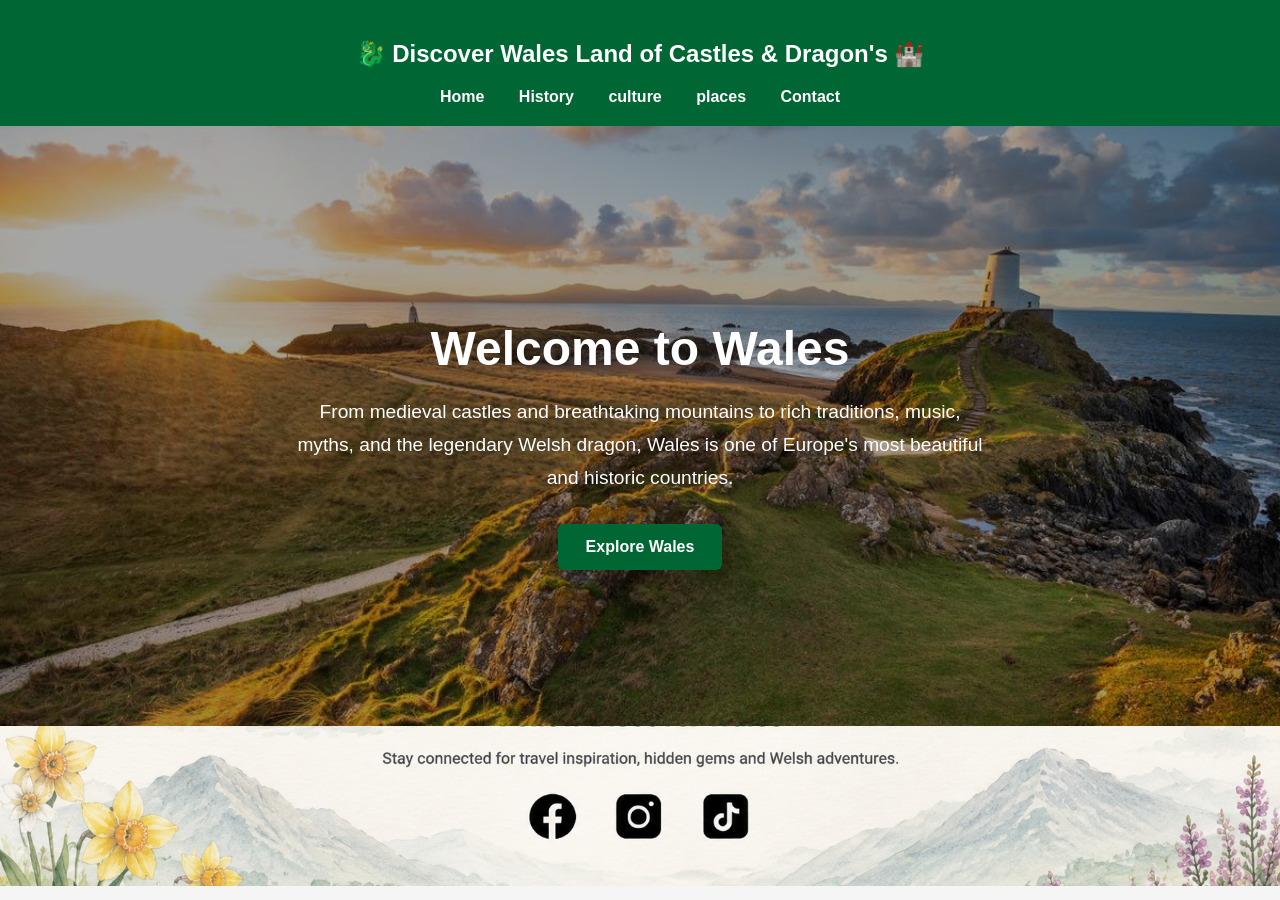
<file: index.html>
<!DOCTYPE html>
<html lang="en">

<head>
<meta charset="UTF-8">
<meta name="viewport" content="width=device-width, initial-scale=1.0">
<title>Discover Wales | Land of Castles & Dragons</title>

<link rel="stylesheet" href="css/style.css">
</head>

<body>
  <header>
    <nav>
      <h1>🐉 Discover Wales 
        Land of Castles & Dragon's 🏰</h1>
<ul>

  <li><a href="index.html">Home</a></li>
  <li><a href="about.html">History</a></li>
  <li><a href="Culture.html">culture</a></li>
  <li><a href="Places.html">places</a></li>
  <li><a href="contact.html">Contact</a></li>
</ul>
</nav>
</header>

<section class="hero">
  <h2> Welcome to Wales</h2>

  

  <p>
    From medieval castles and breathtaking mountains to rich traditions,
    music, myths, and the legendary Welsh dragon, Wales is one of Europe's
      most beautiful and historic countries.
    </p>

    <a href="places.html" class="button">Explore Wales</a>
    </section>
    <section class="social-section">
       
    
   



<footer>
   
</footer>
</file>
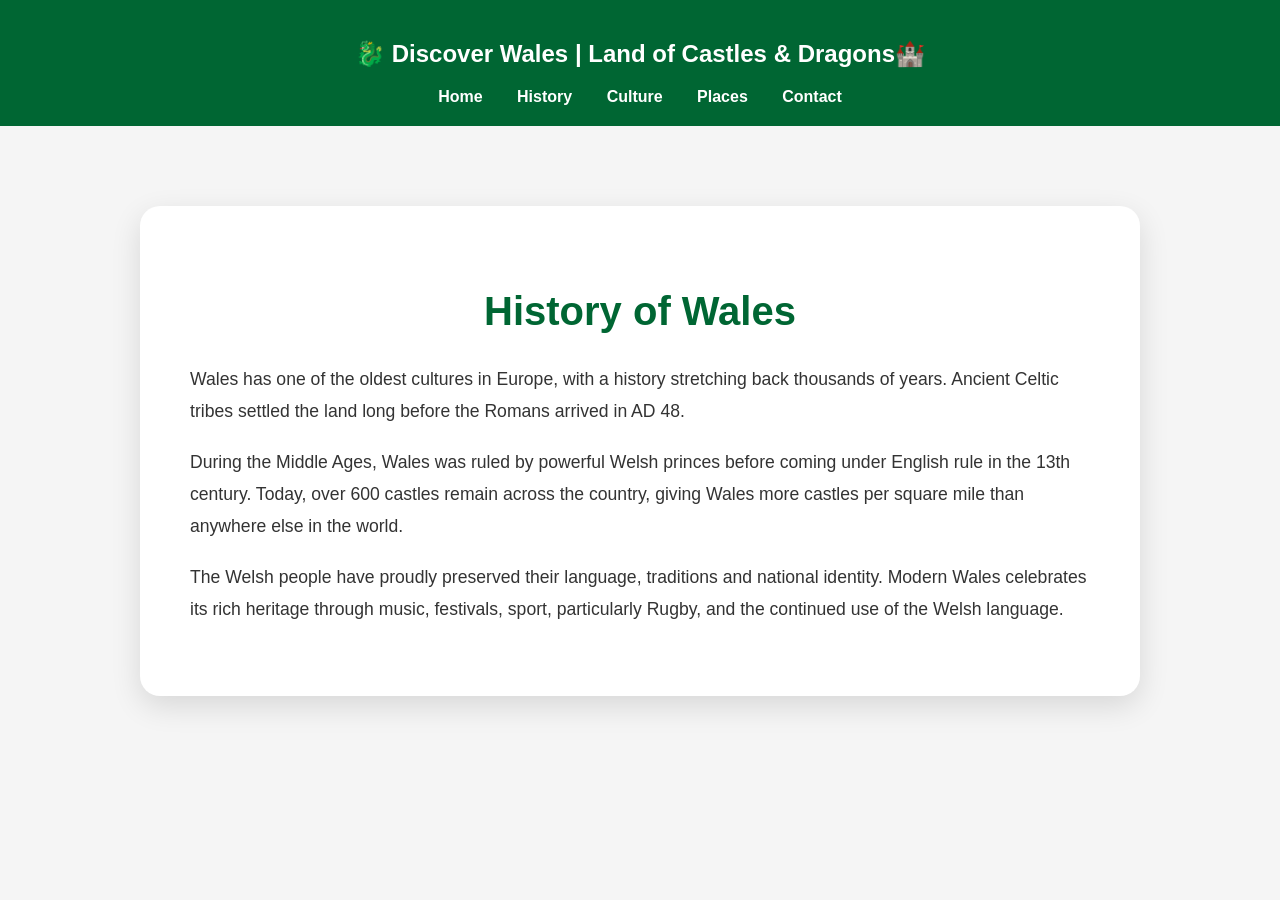
<file: about copy.html>
<!DOCTYPE html>
<html lang="en">

<head>
    <meta charset="UTF-8">
    <meta name="viewport" content="width=device-width, initial-scale=1.0">
    <title>History of Wales</title>

    <link rel="stylesheet" href="css/style.css">
</head>

<body>

<header>
    <nav>
        <h1>🐉 Discover Wales | Land of Castles & Dragons🏰</h1>

        <ul>
            <li><a href="index.html">Home</a></li>
            <li><a href="about.html">History</a></li>
            <li><a href="culture.html">Culture</a></li>
            <li><a href="places.html">Places</a></li>
            <li><a href="contact.html">Contact</a></li>
        </ul>
    </nav>
</header>

<section class="page-section">

    <h2>History of Wales</h2>

    <p>
        Wales has one of the oldest cultures in Europe, with a history stretching
        back thousands of years. Ancient Celtic tribes settled the land long before
        the Romans arrived in AD 48.
    </p>

    <p>
        During the Middle Ages, Wales was ruled by powerful Welsh princes before
        coming under English rule in the 13th century. Today, over 600 castles
        remain across the country, giving Wales more castles per square mile than
        anywhere else in the world.
    </p>

    <p>
        The Welsh people have proudly preserved their language, traditions and
        national identity. Modern Wales celebrates its rich heritage through music,
        festivals, sport, particularly Rugby, and the continued use of the Welsh language.
    </p>

</section>

</body>

</html>
</file>
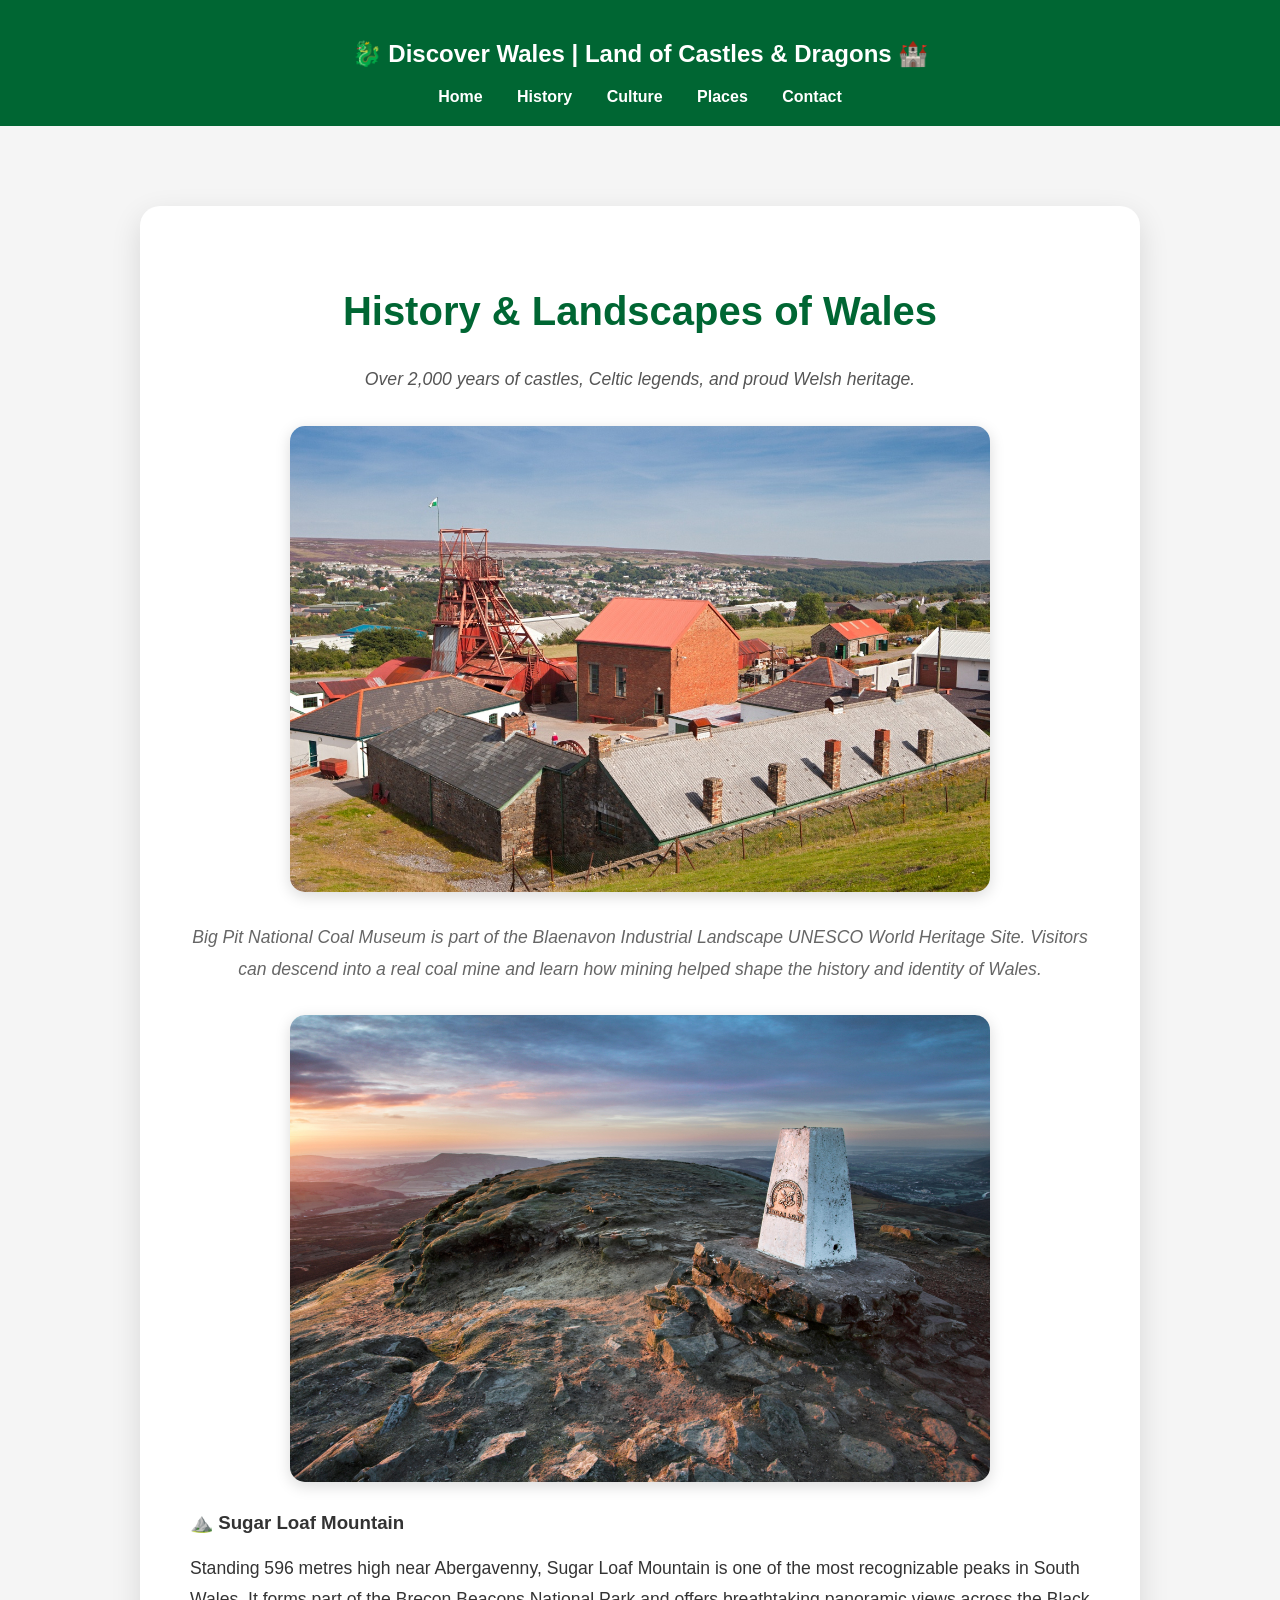
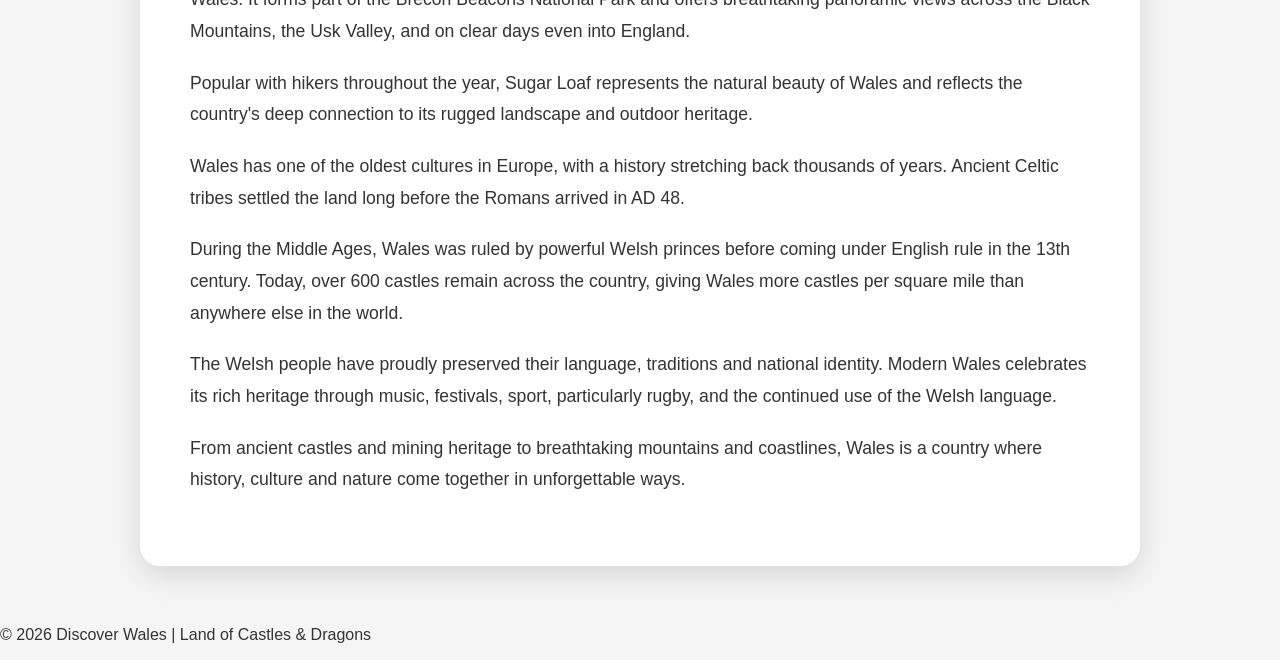
<file: about.html>
<!DOCTYPE html>
<html lang="en">
<head>
  <meta charset="UTF-8">
  <meta name="viewport" content="width=device-width, initial-scale=1.0">
  <title>History of Wales</title>
  <link rel="stylesheet" href="css/style.css">
</head>

<body>
<header>
  <nav>
    <h1>🐉 Discover Wales | Land of Castles & Dragons 🏰</h1>
    <ul>
      <li><a href="index.html">Home</a></li>
      <li><a href="about.html">History</a></li>
      <li><a href="culture.html">Culture</a></li>
      <li><a href="places.html">Places</a></li>
      <li><a href="contact.html">Contact</a></li>
    </ul>
  </nav>
</header>

<section class="page-section">
  <h2>History & Landscapes of Wales</h2>
  <p class="subtitle">Over 2,000 years of castles, Celtic legends, and proud Welsh heritage.</p>

  <div class="history-card">
    <img src="assets/images/bigpit.jpg" alt="Big Pit National Coal Museum">
    <p class="caption">
      Big Pit National Coal Museum is part of the Blaenavon Industrial Landscape UNESCO World Heritage Site. Visitors can descend into a real coal mine and learn how mining helped shape the history and identity of Wales.
    </p>
  </div>

  <div class="history-card">
    <img src="assets/images/sugarloaf.jpg" alt="Sugar Loaf Mountain">

    <div class="history-text">
      <h3>⛰️ Sugar Loaf Mountain</h3>
      <p>
        Standing 596 metres high near Abergavenny, Sugar Loaf Mountain is one of the most recognizable peaks in South Wales. It forms part of the Brecon Beacons National Park and offers breathtaking panoramic views across the Black Mountains, the Usk Valley, and on clear days even into England.
      </p>
      <p>
        Popular with hikers throughout the year, Sugar Loaf represents the natural beauty of Wales and reflects the country's deep connection to its rugged landscape and outdoor heritage.
      </p>
    </div>
  </div>

  <p>
    Wales has one of the oldest cultures in Europe, with a history stretching back thousands of years. Ancient Celtic tribes settled the land long before the Romans arrived in AD 48.
  </p>

  <p>
    During the Middle Ages, Wales was ruled by powerful Welsh princes before coming under English rule in the 13th century. Today, over 600 castles remain across the country, giving Wales more castles per square mile than anywhere else in the world.
  </p>

  <p>
    The Welsh people have proudly preserved their language, traditions and national identity. Modern Wales celebrates its rich heritage through music, festivals, sport, particularly rugby, and the continued use of the Welsh language.
  </p>

  <p>
    From ancient castles and mining heritage to breathtaking mountains and coastlines, Wales is a country where history, culture and nature come together in unforgettable ways.
  </p>
</section>

<footer>
  <p>© 2026 Discover Wales | Land of Castles & Dragons</p>
</footer>

</body>
</html>
</file>
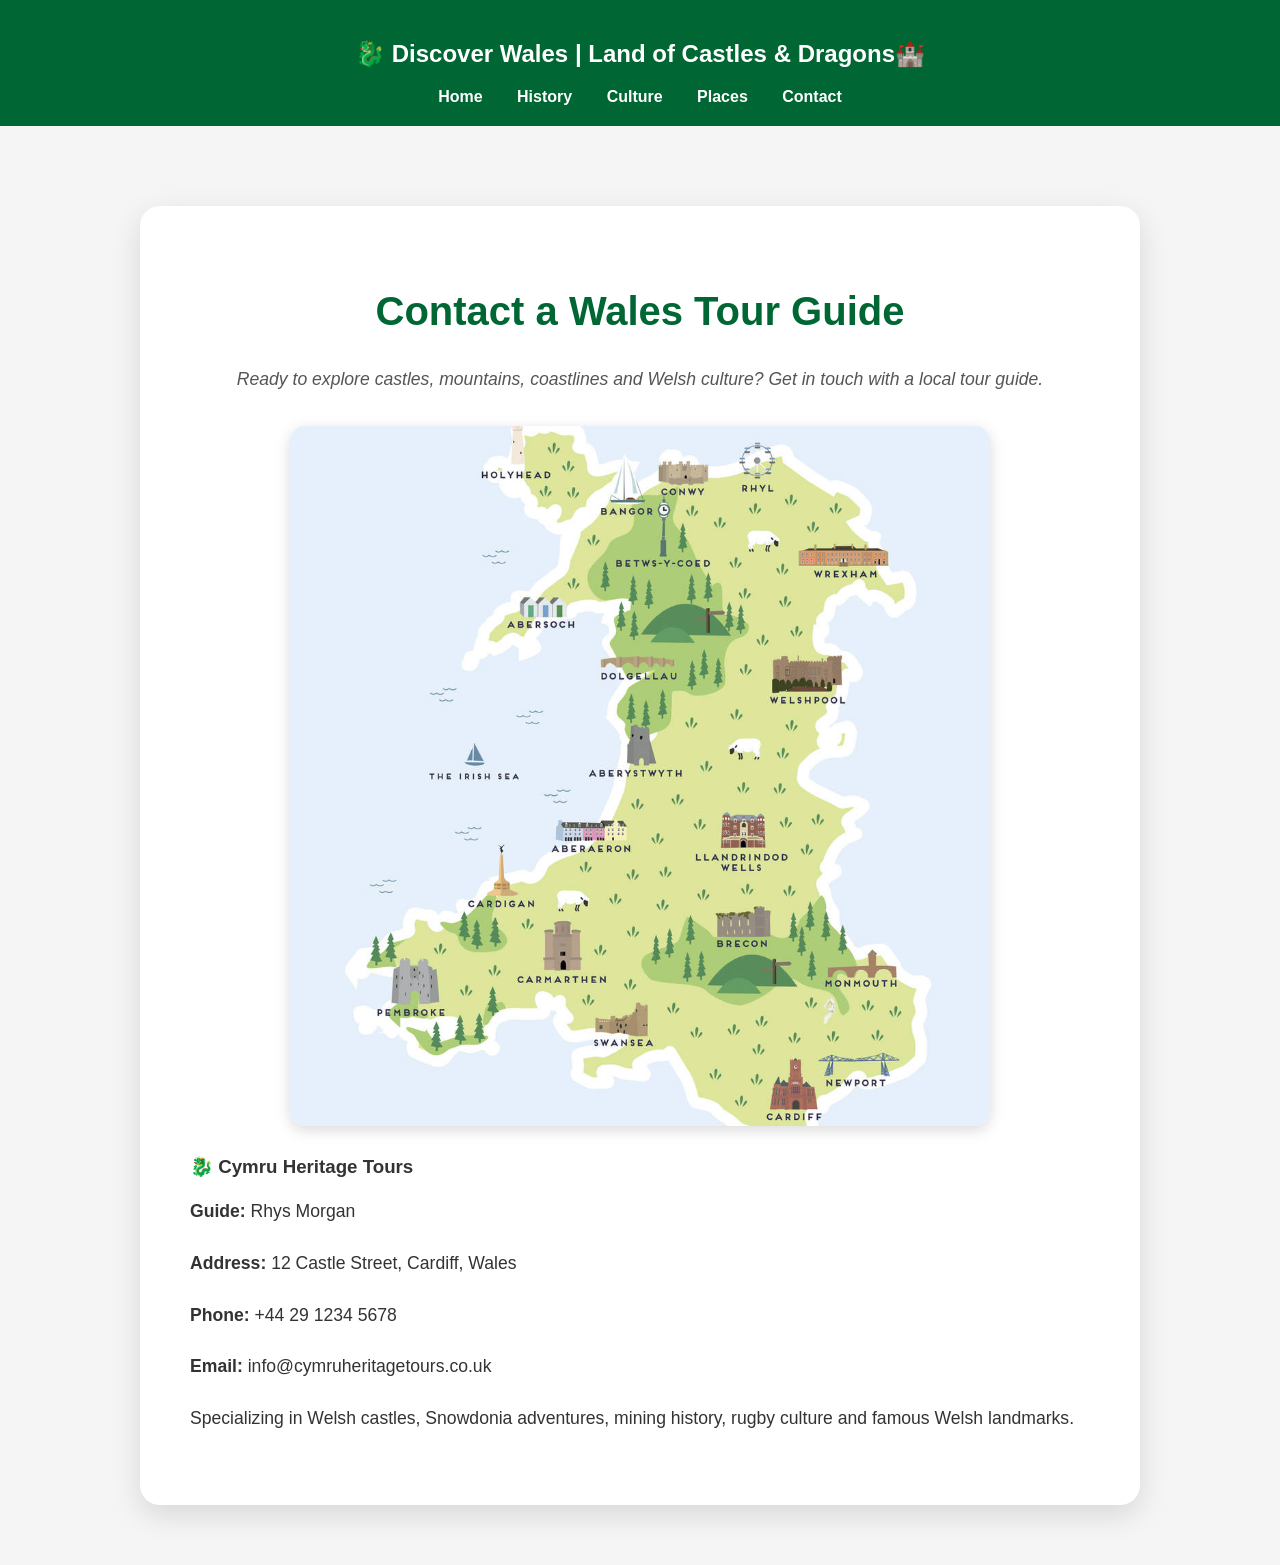
<file: contact.html>
<!DOCTYPE html>
<html lang="en">

<head>
    <meta charset="UTF-8">
    <meta name="viewport" content="width=device-width, initial-scale=1.0">
    <title>Contact Wales Tour Guide</title>
    <link rel="stylesheet" href="css/style.css">
</head>

<body>

<header>
    <nav>
        <h1>🐉 Discover Wales | Land of Castles & Dragons🏰</h1>

        <ul>
            <li><a href="index.html">Home</a></li>
            <li><a href="about.html">History</a></li>
            <li><a href="culture.html">Culture</a></li>
            <li><a href="places.html">Places</a></li>
            <li><a href="contact.html">Contact</a></li>
        </ul>
    </nav>
</header>

<section class="page-section">

    <h2>Contact a Wales Tour Guide</h2>

    <p class="subtitle">
        Ready to explore castles, mountains, coastlines and Welsh culture? Get in touch with a local tour guide.
    </p>

    <div class="contact-card">
        <img src="assets/images/mapofwales.jpg" alt="Map of Wales" class="contact-map">

        <div class="contact-info">
            <h3>🐉 Cymru Heritage Tours</h3>
            <p><strong>Guide:</strong> Rhys Morgan</p>
            <p><strong>Address:</strong> 12 Castle Street, Cardiff, Wales</p>
            <p><strong>Phone:</strong> +44 29 1234 5678</p>
            <p><strong>Email:</strong> info@cymruheritagetours.co.uk</p>

            <p>
                Specializing in Welsh castles, Snowdonia adventures, mining history,
                rugby culture and famous Welsh landmarks.
            </p>
        </div>
    </div>

</section>

</body>
</html>
</file>
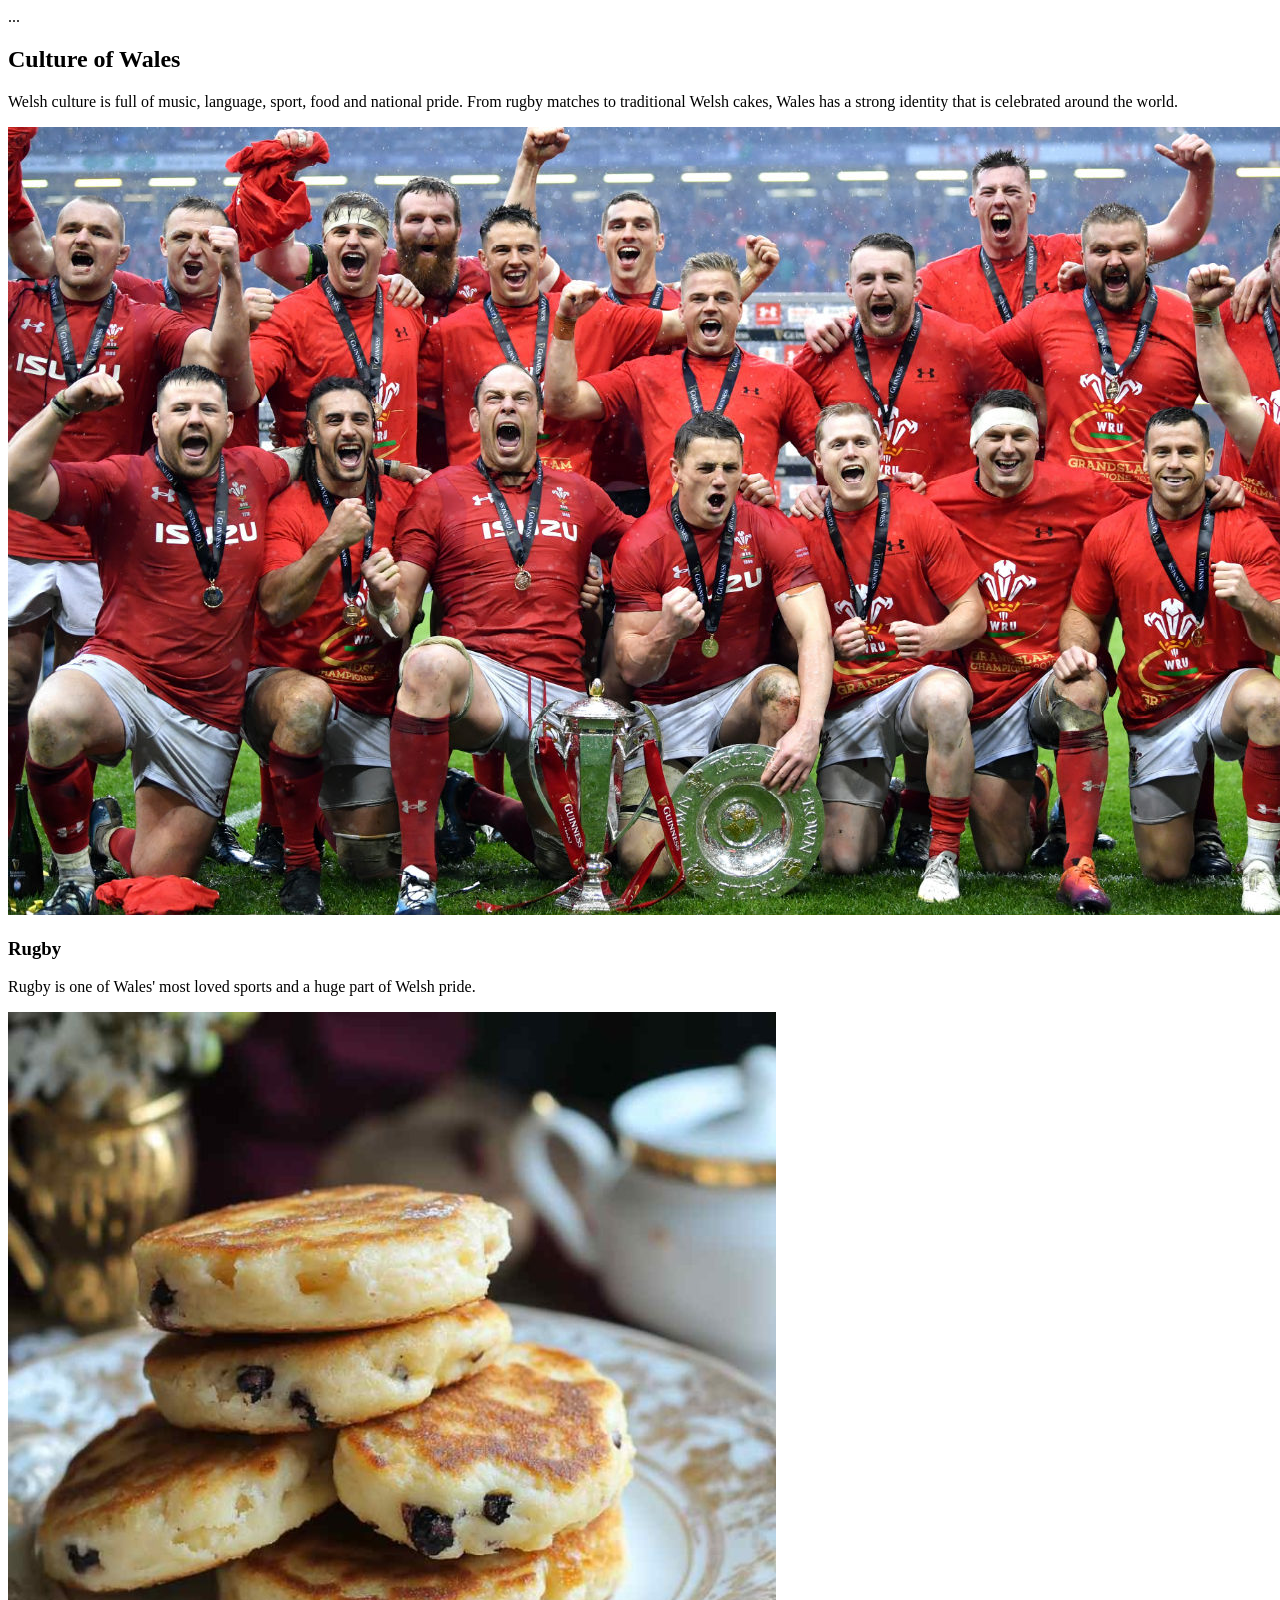
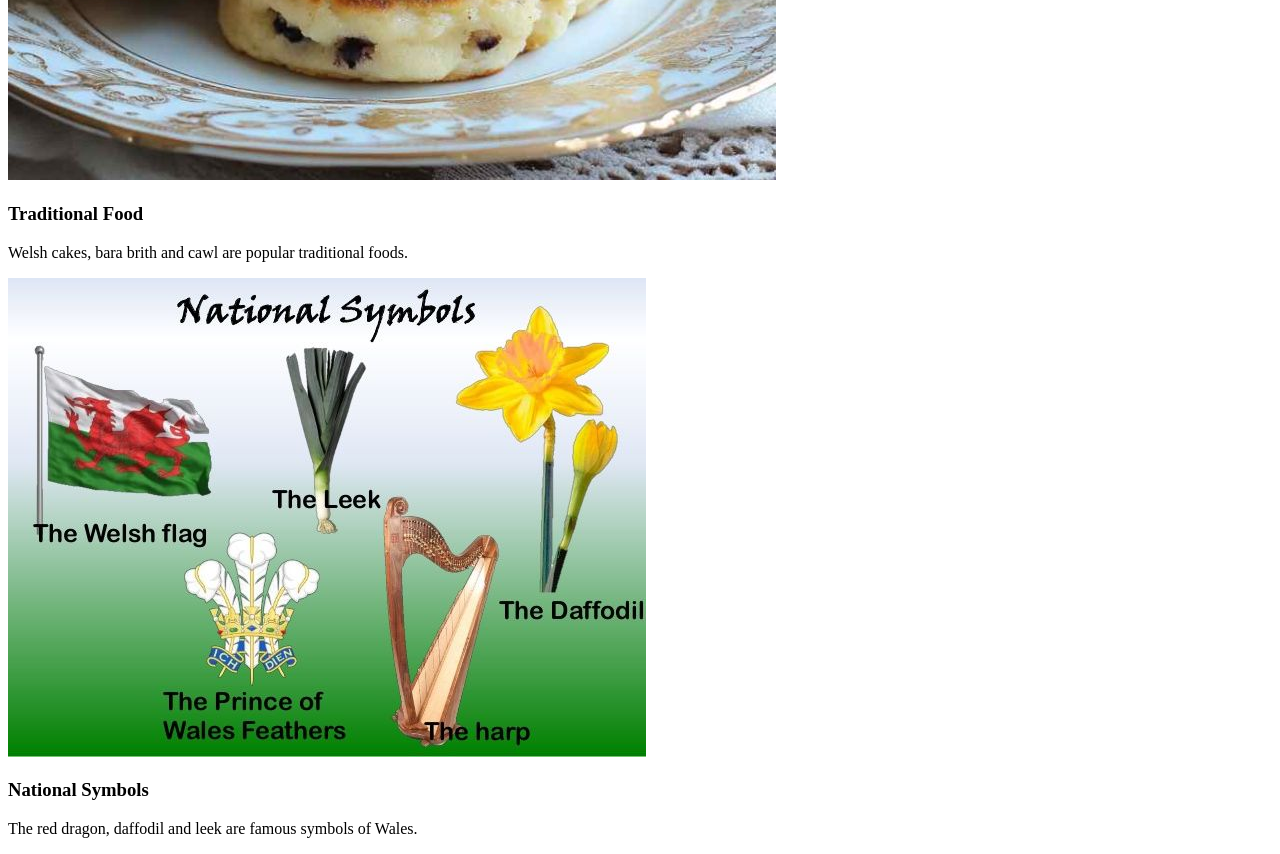
<file: culture copy.html>
<!DOCTYPE html>
<html lang="en">
<head>
...
<section class="page-section">
    <h2>Culture of Wales</h2>

    <p>
        Welsh culture is full of music, language, sport, food and national pride.
        From rugby matches to traditional Welsh cakes, Wales has a strong identity
        that is celebrated around the world.
    </p>

    <div class="card-container">
        <div class="card">
            <img src="assets/images/welshrugby.jpg" alt="Welsh rugby">
            <h3>Rugby</h3>
            <p>Rugby is one of Wales' most loved sports and a huge part of Welsh pride.</p>
        </div>

        <div class="card">
            <img src="assets/images/welshcakes.jpg" alt="Welsh cakes">
            <h3>Traditional Food</h3>
            <p>Welsh cakes, bara brith and cawl are popular traditional foods.</p>
        </div>

        <div class="card">
            <img src="assets/images/nationalsymbols.jpg" alt="Welsh national symbols">
            <h3>National Symbols</h3>
            <p>The red dragon, daffodil and leek are famous symbols of Wales.</p>
        </div>
    </div>
</section>
</file>
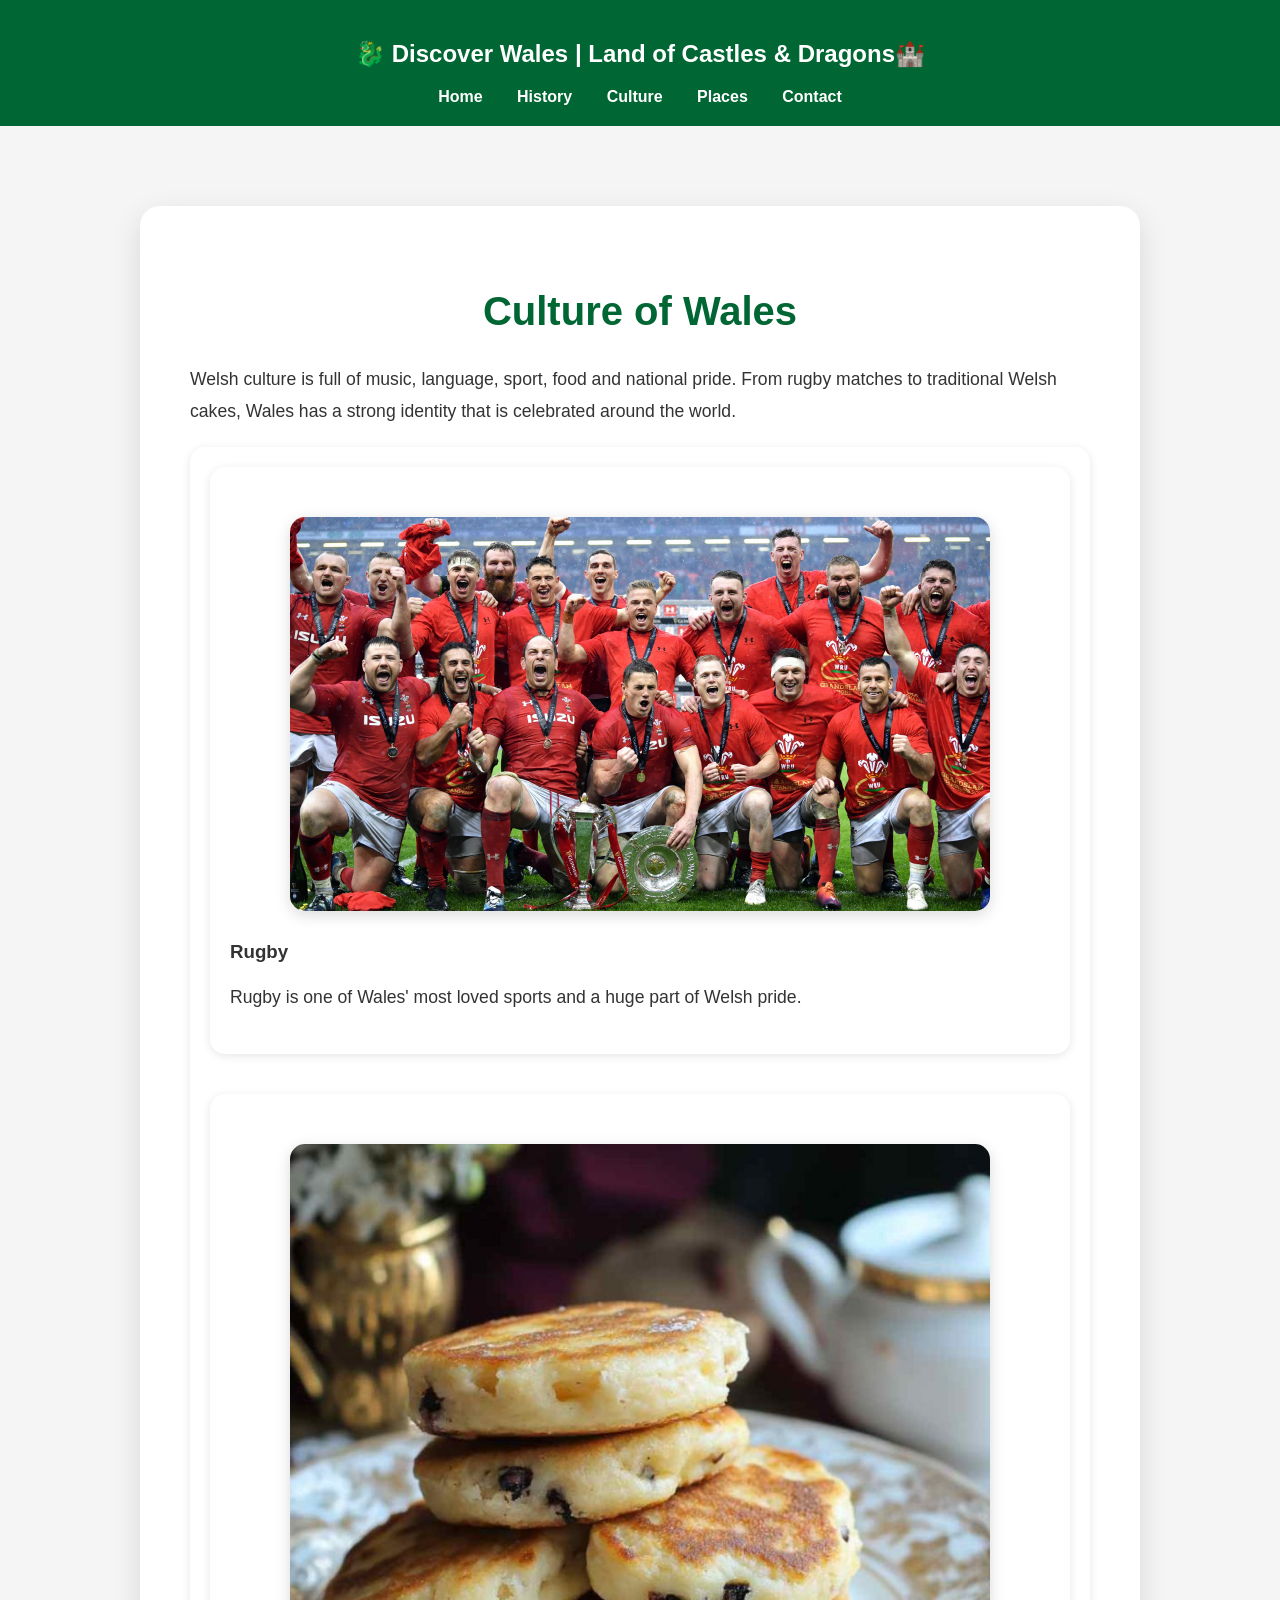
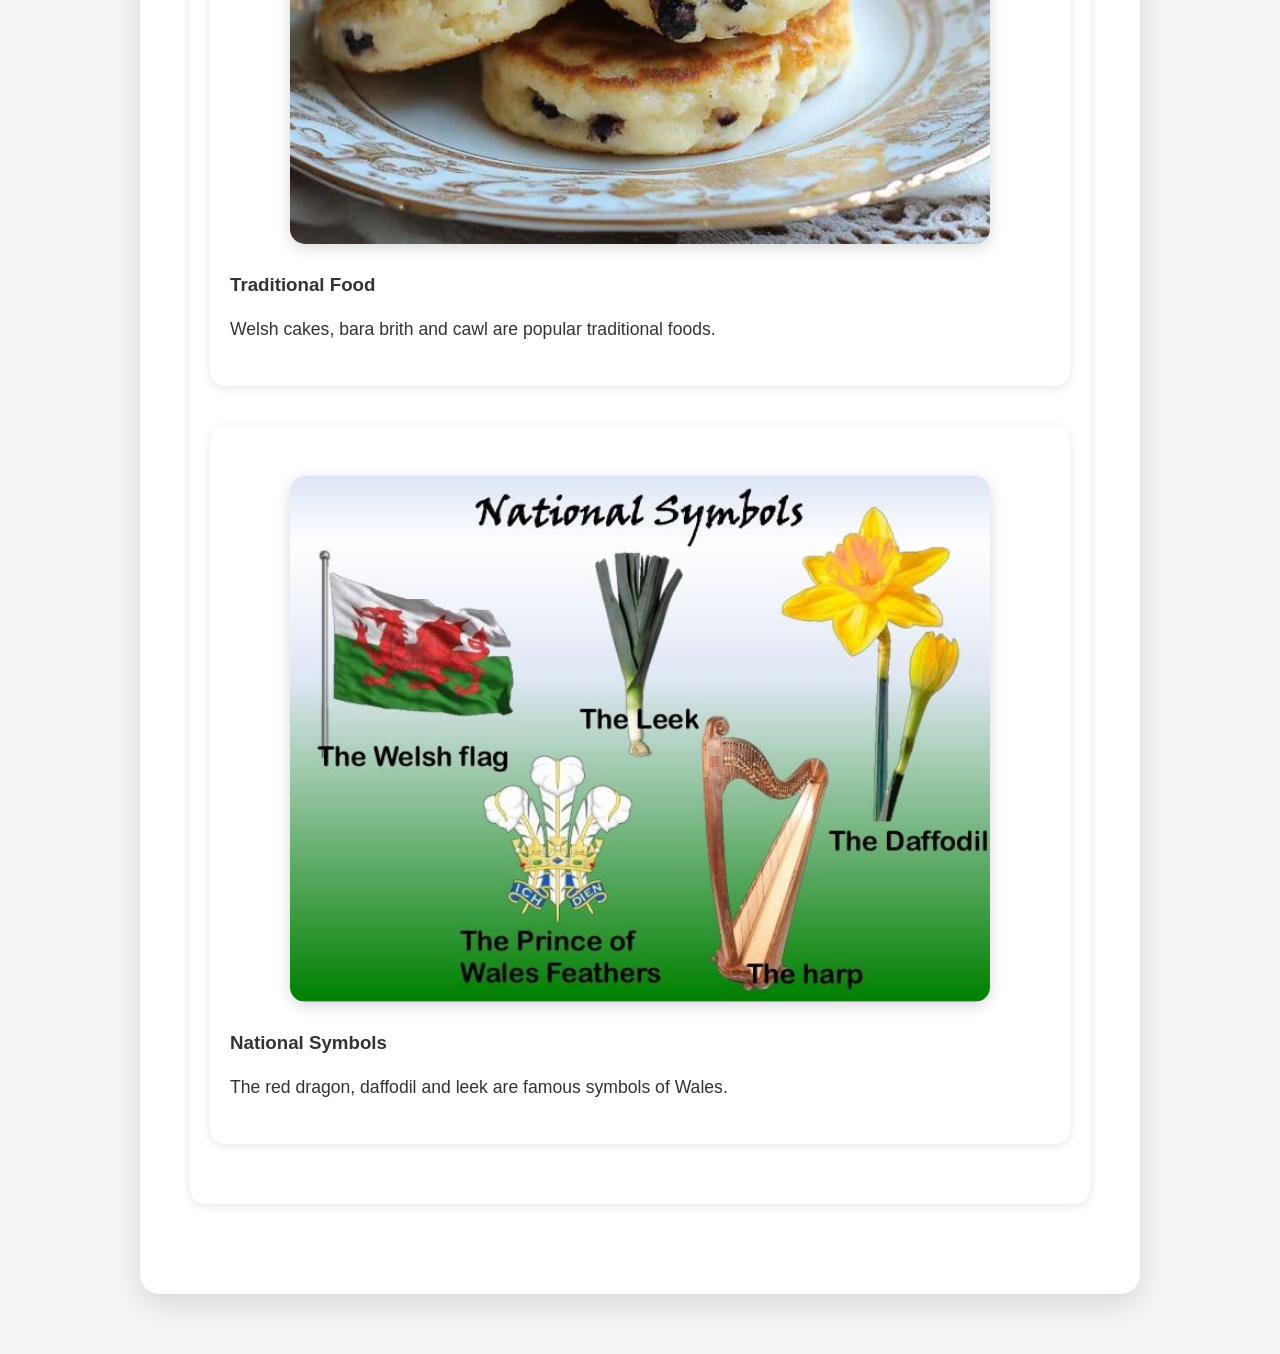
<file: culture.html>
<!DOCTYPE html>
<html lang="en">

<head>
    <meta charset="UTF-8">
    <meta name="viewport" content="width=device-width, initial-scale=1.0">
    <title>Culture of Wales</title>
    <link rel="stylesheet" href="css/style.css">
</head>

<body>

<header>
    <nav>
        <h1>🐉 Discover Wales | Land of Castles & Dragons🏰</h1>

        <ul>
            <li><a href="index.html">Home</a></li>
            <li><a href="about.html">History</a></li>
            <li><a href="culture.html">Culture</a></li>
            <li><a href="places.html">Places</a></li>
            <li><a href="contact.html">Contact</a></li>
        </ul>
    </nav>
</header>

<section class="page-section">
    <h2>Culture of Wales</h2>

    <p>
        Welsh culture is full of music, language, sport, food and national pride.
        From rugby matches to traditional Welsh cakes, Wales has a strong identity
        that is celebrated around the world.
    </p>

    <div class="card">
        <div class="card">
            <img src="assets/images/welshrugby.jpg" alt="Welsh rugby">
            <h3>Rugby</h3>
            <p>Rugby is one of Wales' most loved sports and a huge part of Welsh pride.</p>
        </div>

        <div class="card">
            <img src="assets/images/welshcakes.jpg" alt="Welsh cakes">
            <h3>Traditional Food</h3>
            <p>Welsh cakes, bara brith and cawl are popular traditional foods.</p>
        </div>

        <div class="card">
            <img src="assets/images/nationalsymbols.jpg" alt="Welsh national symbols">
            <h3>National Symbols</h3>
            <p>The red dragon, daffodil and leek are famous symbols of Wales.</p>
        </div>
    </div>
</section>

</body>
</html>
</file>
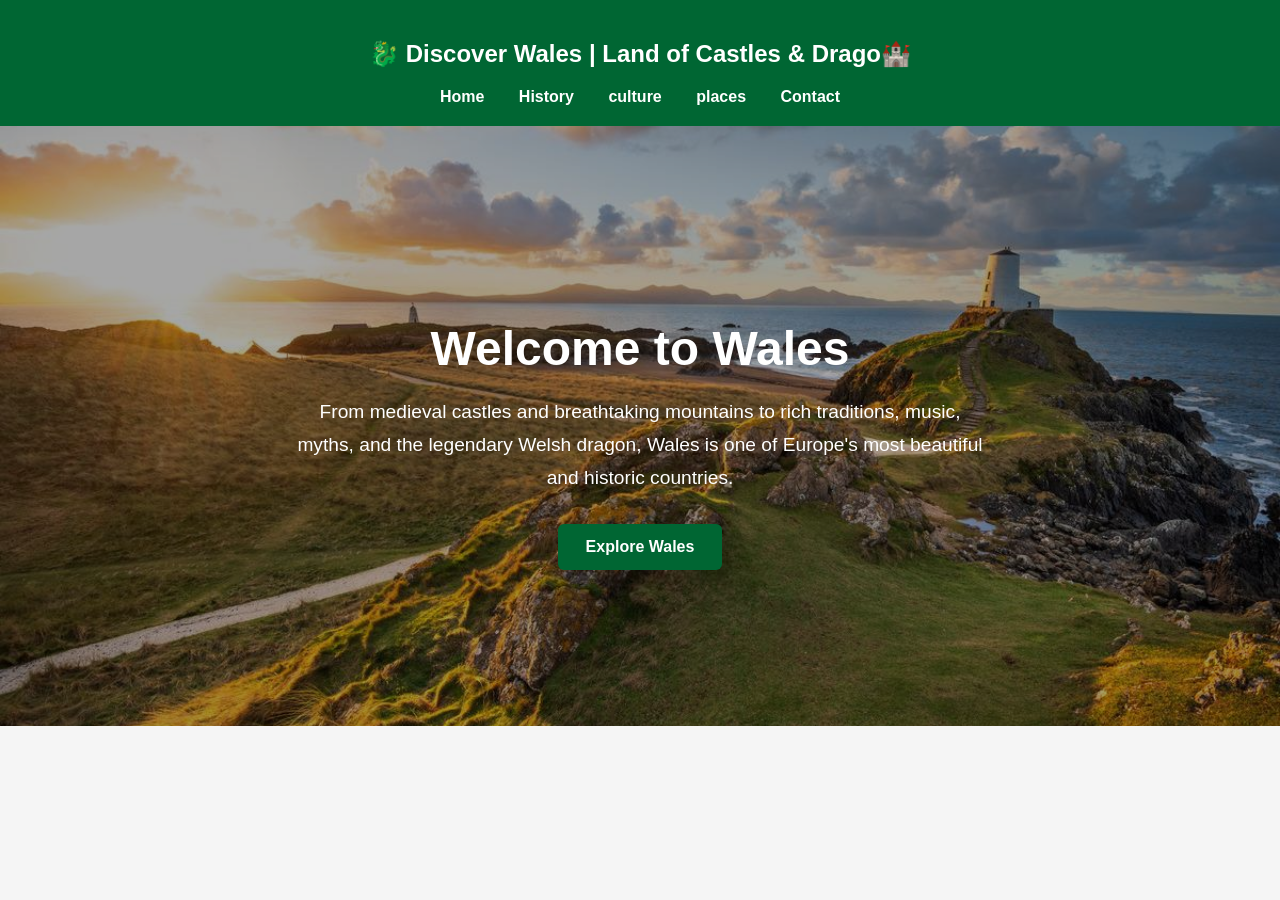
<file: index copy.html>
<!DOCTYPE html>
<html lang="en">

<head>
<meta charset="UTF-8">
<meta name="viewport" content="width=device-width, initial-scale=1.0">
<title>Discover Wales | Land of Castles & Dragons</title>

<link rel="stylesheet" href="css/style.css">
</head>

<body>
  <header>
    <nav>
      <h1>🐉 Discover Wales | Land of Castles & Drago🏰</h1>
<ul>

  <li><a href="index.html">Home</a></li>
  <li><a href="about.html">History</a></li>
  <li><a href="Culture.html">culture</a></li>
  <li><a href="Places.html">places</a></li>
  <li><a href="contact.html">Contact</a></li>
</ul>
</nav>
</header>

<section class="hero">
  <h2> Welcome to Wales</h2>

  <p>
    From medieval castles and breathtaking mountains to rich traditions,
    music, myths, and the legendary Welsh dragon, Wales is one of Europe's
      most beautiful and historic countries.
    </p>

    <a href="places.html" class="button">Explore Wales</a>
    </section>
  </body>

</html>
</file>
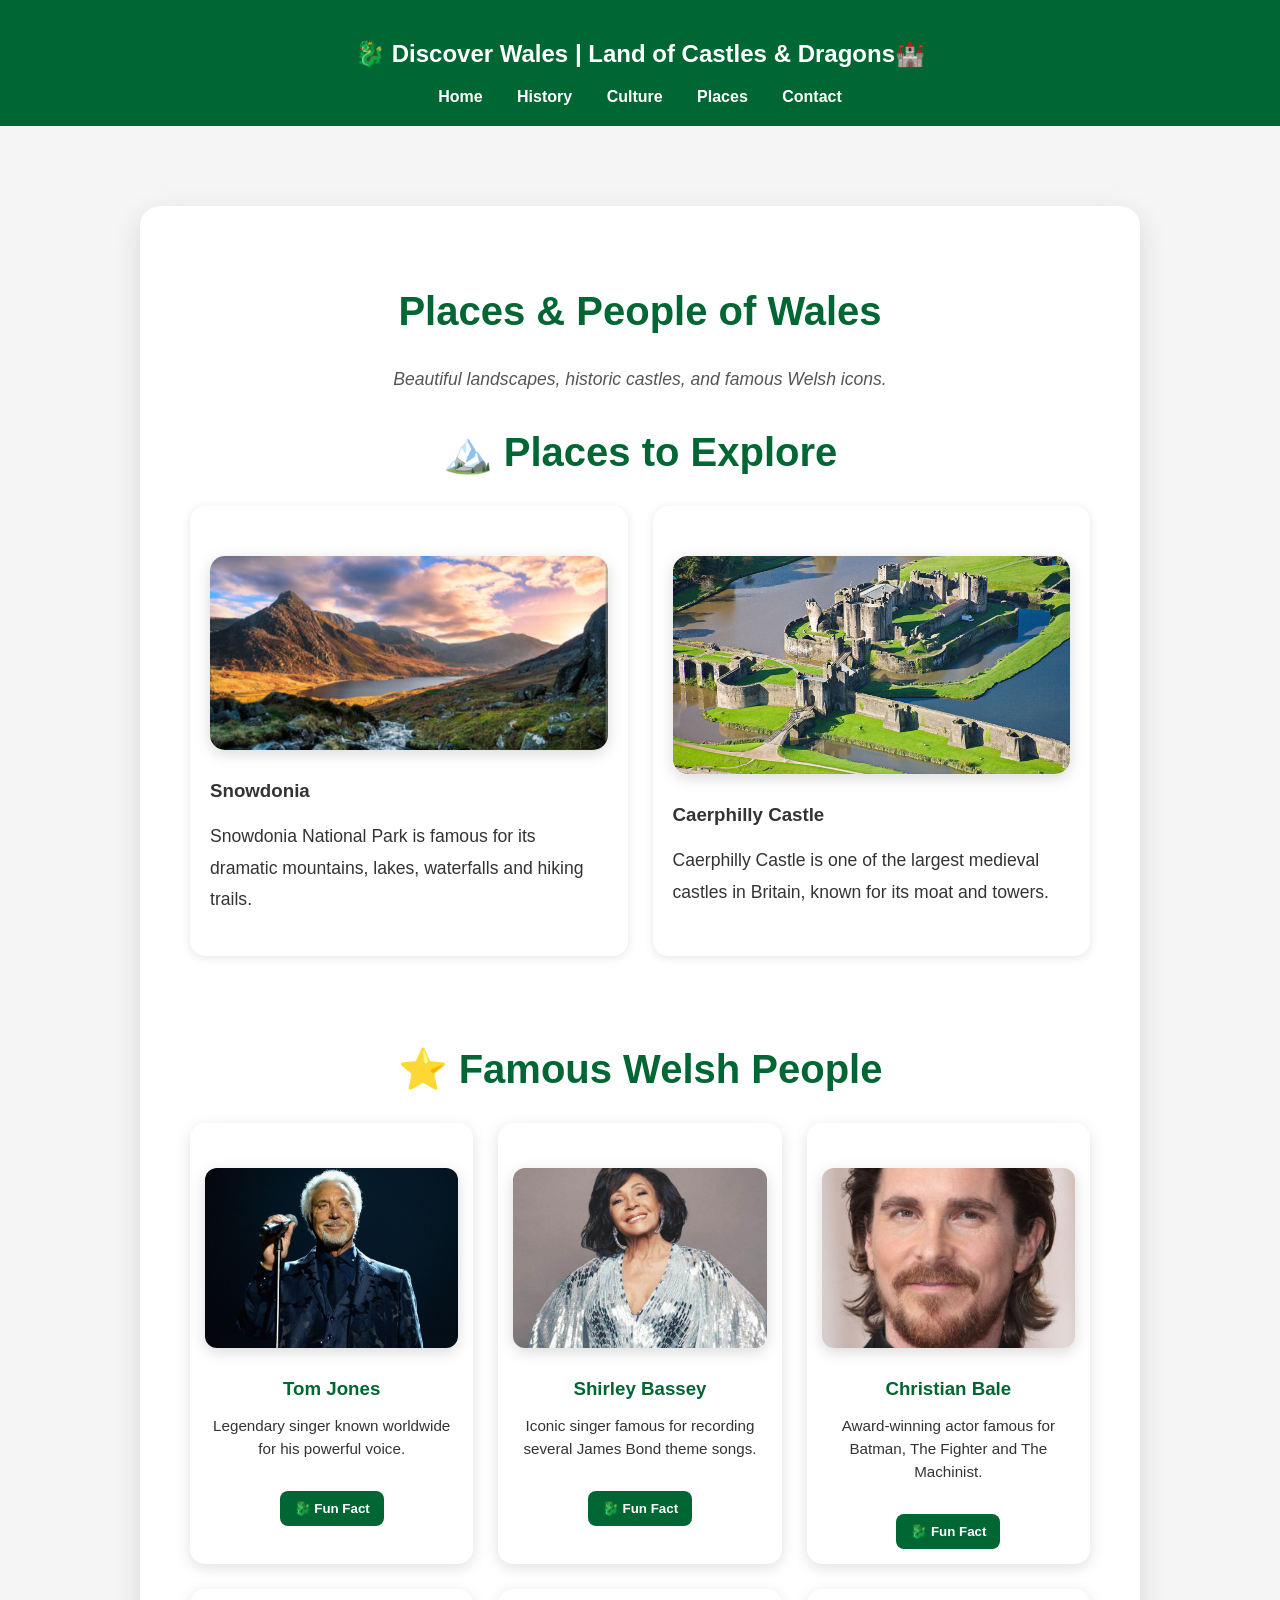
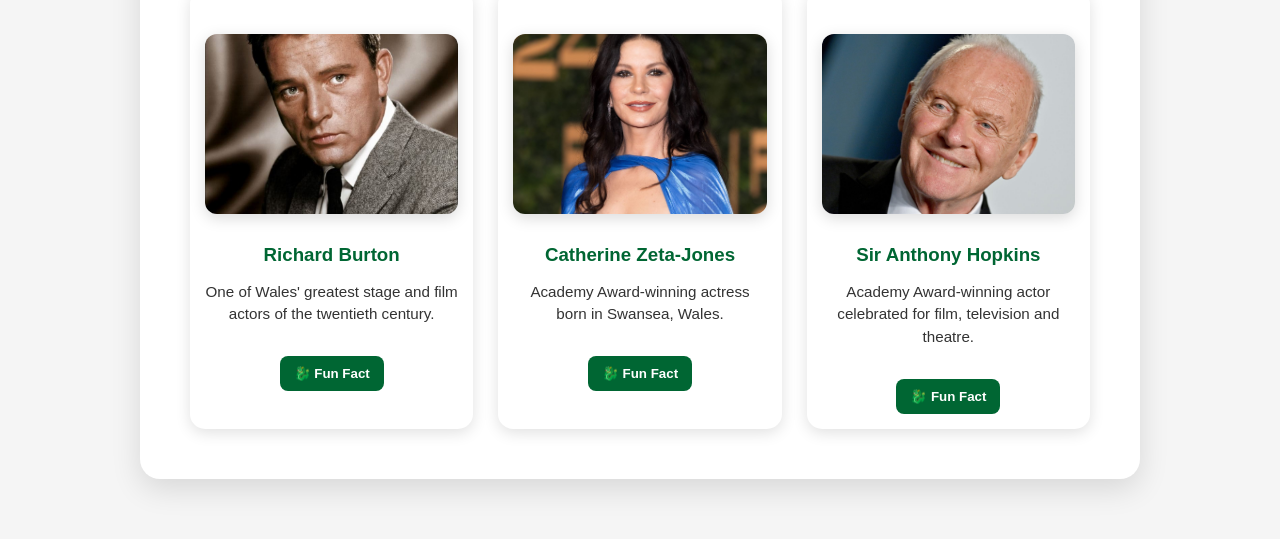
<file: places.html>
<!DOCTYPE html>
<html>
<head>
<head>
    <meta charset="UTF-8">
    <meta name="viewport" content="width=device-width, initial-scale=1.0">
    <title>Places & People of Wales</title>
    <link rel="stylesheet" href="css/style.css">
</head>

<body>

<header>
    <nav>
        <h1>🐉 Discover Wales | Land of Castles & Dragons🏰</h1>

        <ul>
            <li><a href="index.html">Home</a></li>
            <li><a href="about.html">History</a></li>
            <li><a href="culture.html">Culture</a></li>
            <li><a href="places.html" class="active">Places</a></li>
            <li><a href="contact.html">Contact</a></li>
        </ul>
    </nav>
</header>
<section class="page-section">
    <h2>Places & People of Wales</h2>

    <p class="subtitle">
        Beautiful landscapes, historic castles, and famous Welsh icons.
    </p>

    <h2>🏔️ Places to Explore</h2>

    <div class="places-grid">
        <div class="card">
            <img src="assets/images/snowdonia.png" alt="Snowdonia">
            <h3>Snowdonia</h3>
            <p>Snowdonia National Park is famous for its dramatic mountains, lakes, waterfalls and hiking trails.</p>
        </div>

        <div class="card">
            <img src="assets/images/caerphillycastle.jpg" alt="Caerphilly Castle">
            <h3>Caerphilly Castle</h3>
            <p>Caerphilly Castle is one of the largest medieval castles in Britain, known for its moat and towers.</p>
        </div>
    </div>

    <h2>⭐ Famous Welsh People</h2>

    <div class="people-grid">

    <!-- Tom Jones -->
    <div class="person-card">
        <img src="assets/images/tomjones.jpg" alt="Tom Jones">
        <h3>Tom Jones</h3>
        <p>Legendary singer known worldwide for his powerful voice.</p>

        <button class="fact-btn" onclick="toggleFact(this)">🐉 Fun Fact</button>

        <p class="fun-fact">
            🎵 He was bedridden for 2yrs when he was 12 with tubercolosis, he sang constantly and recovered with a booming voice.
        </p>
    </div>

    <!-- Shirley Bassey -->
    <div class="person-card">
        <img src="assets/images/shirleybassey.jpg" alt="Shirley Bassey">
        <h3>Shirley Bassey</h3>
        <p>Iconic singer famous for recording several James Bond theme songs.</p>

        <button class="fact-btn" onclick="toggleFact(this)">🐉 Fun Fact</button>

        <p class="fun-fact">
            🎤 Is the only artist to record three songs for the James Bonds tracks.
        </p>
    </div>

    <!-- Christian Bale -->
    <div class="person-card">
        <img src="assets/images/christianbale.jpg" alt="Christian Bale">
        <h3>Christian Bale</h3>
        <p>Award-winning actor famous for Batman, The Fighter and The Machinist.</p>

        <button class="fact-btn" onclick="toggleFact(this)">🐉 Fun Fact</button>

        <p class="fun-fact">
            🦇 He lost 63lbs for the role in The Machinist in 2004.
        </p>
    </div>

    <!-- Richard Burton -->
    <div class="person-card">
        <img src="assets/images/richardburton.jpeg" alt="Richard Burton">
        <h3>Richard Burton</h3>
        <p>One of Wales' greatest stage and film actors of the twentieth century.</p>

        <button class="fact-btn" onclick="toggleFact(this)">🐉 Fun Fact</button>

        <p class="fun-fact">
            🎭 He was nominated for seven Academy awards but unfortunately did not win.
        </p>
    </div>

    <!-- Catherine Zeta-Jones -->
    <div class="person-card">
        <img src="assets/images/catherinezeta.jpg" alt="Catherine Zeta-Jones">
        <h3>Catherine Zeta-Jones</h3>
        <p>Academy Award-winning actress born in Swansea, Wales.</p>

        <button class="fact-btn" onclick="toggleFact(this)">🐉 Fun Fact</button>

        <p class="fun-fact">
            🎬 Her middle name is inspired by a merchant ship that carried copper from South Wales to South Africa.
        </p>
    </div>

    <!-- Sir Anthony Hopkins -->
    <div class="person-card">
        <img src="assets/images/anthonyhopkins.jpg" alt="Sir Anthony Hopkins">
        <h3>Sir Anthony Hopkins</h3>
        <p>Academy Award-winning actor celebrated for film, television and theatre.</p>

        <button class="fact-btn" onclick="toggleFact(this)">🐉 Fun Fact</button>

        <p class="fun-fact">
            🏆 In 1998 he donated $1million to the National Trust that safeguarded Snowdonia from private development.
        </p>
    </div>

</div>

</section>

<script src="js/script.js"></script>
</body>
</html>
</file>
<file: css/style.css>
/* General Page Styles */

body {
    margin: 0;
    font-family: Arial, Helvetica, sans-serif;
    background-color: #f5f5f5;
    color: #333;
}

/* Header */

header {
    background-color: #006633;
    color: white;
    padding: 20px;
    text-align: center;
}

/* Navigation */

nav ul {
    list-style: none;
    padding: 0;
    margin: 15px 0 0;
}

nav li {
    display: inline;
    margin: 0 15px;
}

nav a {
    color: white;
    text-decoration: none;
    font-weight: bold;
}

nav a:hover {
    color: #ffd700;
}

/* Hero Section */

.hero {
    background-image: url("../assets/images/wales.png.jpg");
    background-size: cover;
    background-position: center;
    height: 600px;

    display: flex;
    flex-direction: column;
    justify-content: center;
    align-items: center;

    text-align: center;
    color: white;

    position: relative;
}

/* Dark overlay */

.hero::before {
    content: "";
    position: absolute;
    inset: 0;
    background: rgba(0,0,0,0.35);
}

.hero h2,
.hero p,
.hero .button {
    position: relative;
    z-index: 1;
}

.hero h2 {
    font-size: 3rem;
    margin-bottom: 20px;
}

.hero p {
    max-width: 700px;
    line-height: 1.7;
    font-size: 1.2rem;
    margin: 0 20px 30px;
}

/* Button */

.button {
    display: inline-block;
    background-color: #006633;
    color: white;
    padding: 14px 28px;
    text-decoration: none;
    border-radius: 6px;
    font-weight: bold;
    transition: 0.3s;
}

.button:hover {
    background-color: #004d26;
}
/* Page Content */

.page-section {
    max-width: 900px;
    margin: 60px auto;
    padding: 0 20px;
}

.page-section h2 {
    text-align: center;
    color: #006633;
    font-size: 2.5rem;
    margin-bottom: 30px;
}

.page-section p {
    font-size: 1.1rem;
    line-height: 1.8;
    margin-bottom: 20px;
}

.page-section {
    margin-top: 80px;
}
.card img {
    display: block;
    width: 100%;
    max-width: 500px;
    margin: 20px auto;
    border-radius: 10px;
} 
.card h3 {
    .card h3 {
    color: #006633;
    margin-bottom: 15px;
    }
}
.card {
    background: white;
    padding: 20px;
    border-radius: 15px;
    box-shadow: 0 2px 10px rgba(0,0,0,0.1);
    margin-bottom: 40px;
}
.card img {
    transition: transform 0.3s ease;
}

.card img:hover {
    transform: scale(1.03);
}
.card p {
    line-height: 1.8;
}
.page-section img {
    display: block;
    max-width: 700px;
    width: 100%;
    margin: 30px auto;
    border-radius: 15px;
    box-shadow: 0 4px 15px rgba(0, 0, 0, 0.15);
}
/* History Page */

.subtitle{
    text-align:center;
    font-size:1.2rem;
    color:#555;
    font-style:italic;
    margin-bottom:30px;
}

.history-image{
    display:block;
    width:100%;
    max-width:700px;
    margin:0 auto;
    border-radius:15px;
    box-shadow:0 8px 20px rgba(0,0,0,.25);
}

.caption{
    text-align:center;
    color:#666;
    font-style:italic;
    margin-top:12px;
    margin-bottom:40px;
}

.page-section{
    background:white;
    border-radius:20px;
    box-shadow:0 10px 30px rgba(0,0,0,.12);
    padding:50px;
}
.history-image,
.card img{
    transition: transform 0.3s ease;
}

.history-image:hover,
.card img:hover{
    transform: scale(1.03);
}
.places-grid {
    display: grid;
    grid-template-columns: repeat(2, 1fr);
    gap: 25px;
    margin: 30px 0 50px;
}

.people-grid {
    display: grid;
    grid-template-columns: repeat(3, 1fr);
    gap: 25px;
    margin-top: 30px;
}

.person-card {
    background: white;
    padding: 15px;
    border-radius: 15px;
    box-shadow: 0 4px 15px rgba(0,0,0,0.12);
    text-align: center;
}

.person-card img {
    width: 100%;
    height: 180px;
    object-fit: cover;
    border-radius: 12px;
}

.person-card h3 {
    color: #006633;
    margin: 12px 0 8px;
}

.person-card p {
    font-size: 0.95rem;
    line-height: 1.5;
}
.person-card {
    transition: transform 0.3s ease, box-shadow 0.3s ease;
    position: relative;
}

.person-card:hover {
    transform: translateY(-8px);
    box-shadow: 0 12px 25px rgba(0,0,0,0.2);
}

.fact-btn {
    background: #006633;
    color: white;
    border: none;
    padding: 10px 14px;
    border-radius: 8px;
    font-weight: bold;
    cursor: pointer;
    margin-top: 10px;
}

.fun-fact {
    display: none;
    margin-top: 15px;
    color: #006633;
    font-style: italic;
    animation: fadeIn 0.3s ease;
}

.fun-fact.show {
    display: block;
}
/* Social Media Section */
.social-section {
    background-image: url("../assets/images/footer.png");
    background-size: cover;
    background-position: center;
    background-repeat: no-repeat;

    text-align: center;
    padding: 90px 20px 70px;
}
.social-section p {
    margin-top: 15px;
    margin-bottom: 35px;
}
</file>
